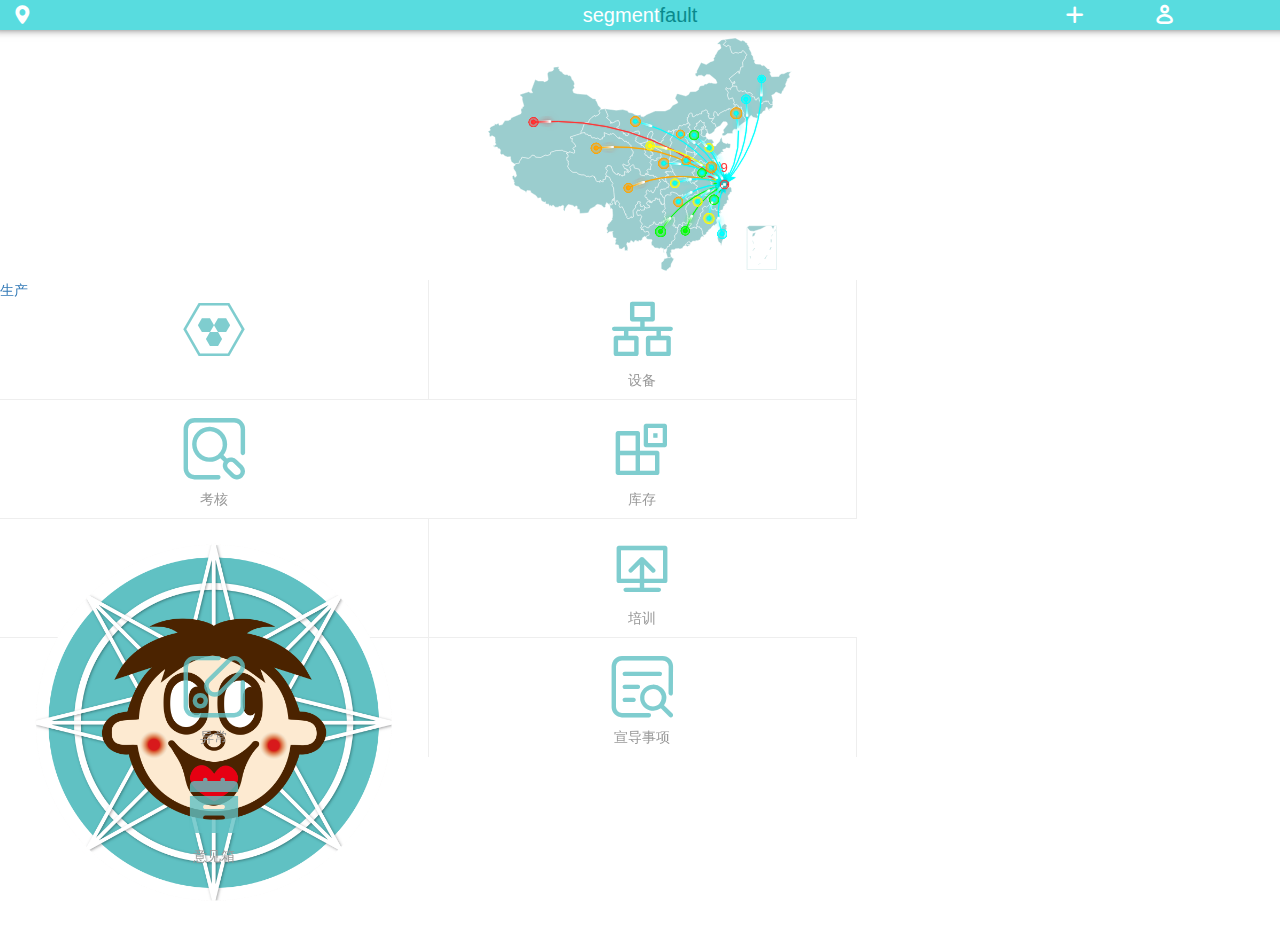
<file: index.html>
<!doctype html>
<html lang="en">
<head>
	<meta charset="UTF-8">
	<meta name="viewport" content="width=device-width,initial-scale=1.0,maximum-scale=1.0,user-scalable=no">	
	<title>生产运营</title>
	<link rel="stylesheet" href="style/jquery-ui.css">
	<link rel="stylesheet" href="style/bootstrap.min.css">
	<link rel="stylesheet" href="style/index.css">
	<link rel="stylesheet" type="text/css" href="i/iconfont.css">
	<script type="text/javascript" src="js/jquery.js"></script>
	<script type="text/javascript" src="js/bootstrap.min.js"></script>
	<script src="js/echarts.js" charset="UTF-8"></script>
	<script type="text/javascript" src="js/index.js"></script>
</head>
<body>

<header>
	<div class="hnav">
		<span class="iconfont icon-coordinates_fill dinwei"></span>
			<h1>  <i>segment</i>fault</h1>
		<span class="iconfont icon-tianjia jia"></span>
		<span class="iconfont icon-yonghu qiandao"></span>
			
	</div>	
</header>
<div style="display:none">
	1生产、1设备、1考核、库存、1宣导事项、1异常、1签到、1意见箱
 
    培训

</div>
<div class="map" style="height: 25rem;">
		 
		<!--Step:1 Prepare a dom for ECharts which (must) has size (width & hight)--> 
		<!--Step:1 为ECharts准备一个具备大小（宽高）的Dom-->

		<div id="mainMap" style="height:25rem;width: 100%;padding:1px;background:#ccc">
		</div>
		<!--Step:2 Import echarts.js--> 
		<!--Step:2 引入echarts.js-->

		<div style="text-align:center;clear:both;margin-top:30px">
		<!-- <script src="/gg_bd_ad_720x90.js" type="text/javascript"></script>
		<script src="/follow.js" type="text/javascript"></script> -->
		</div>

</div>
<div>
	<div class="nav">
		<ul class="nnav">
			<li class="bg">
				<i class="iconfont icon-shuju bgg"></i>
				<a href="2.html" style="position: absolute;  text-align: center;">生产</a>
			</li>
			<li>
				<i class="iconfont icon-wangluoxitong" ></i>
				<span>设备</span>
			</li>
			<li class="rborder">
				<i class="iconfont icon-SQLshenhe"></i>
				<span>考核</span>
				</li>
			<li>
				<i class="iconfont icon-mokuai"></i>
				<span>库存</span>
			</li>
			<li>
				<img src="img/logo2.png" alt="">
				<span> </span>
			</li>
			<li class="rborder">
				<i class="iconfont icon-zhuanxianjieru"></i>
				<span>培训</span>
			</li>
			<li class="bborder">
				<i class="iconfont icon-shujubiangeng"></i>
				<span>异常</span>
			</li>
			<li class="bborder">
				<i class="iconfont icon-chakan"></i>
				<span>宣导事项</span>
			</li>
			<li class="bborder rborder">
				<i class="iconfont icon-activity_fill"></i>
				<span>意见箱</span>
			</li>
		
		</ul>
	</div>
</div>






	
</body>
</html>
</file>
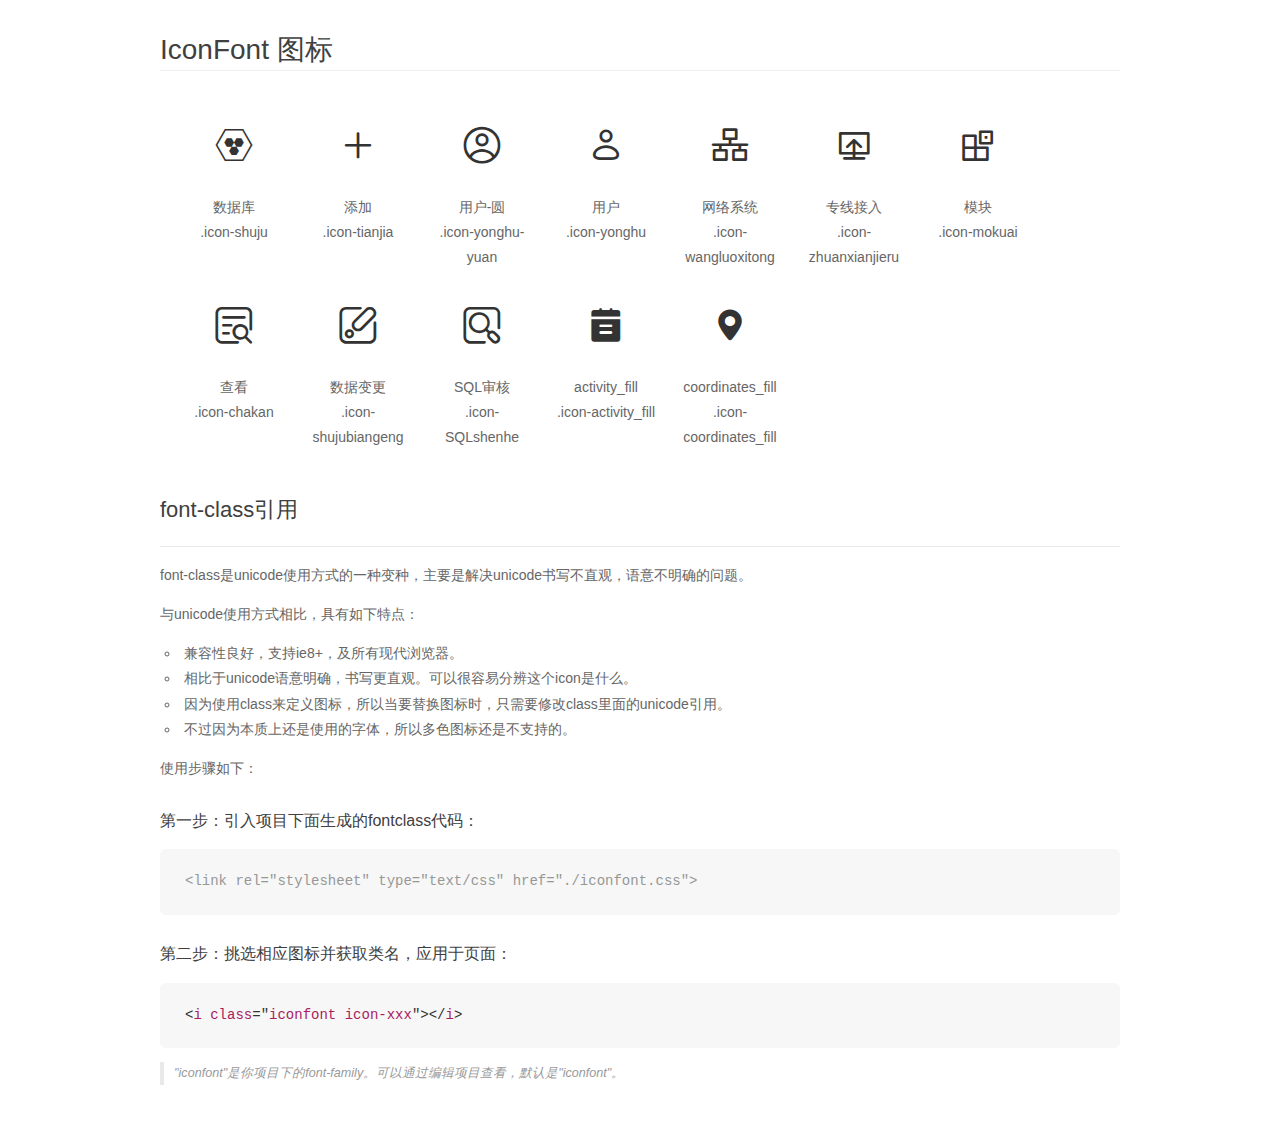
<file: i/demo_fontclass.html>
<!DOCTYPE html>
<html>
<head>
    <meta charset="utf-8"/>
    <title>IconFont</title>
    <link rel="stylesheet" href="demo.css">
    <link rel="stylesheet" href="iconfont.css">
</head>
<body>
    <div class="main markdown">
        <h1>IconFont 图标</h1>
        <ul class="icon_lists clear">
            
                <li>
                <i class="icon iconfont icon-shuju"></i>
                    <div class="name">数据库</div>
                    <div class="fontclass">.icon-shuju</div>
                </li>
            
                <li>
                <i class="icon iconfont icon-tianjia"></i>
                    <div class="name">添加</div>
                    <div class="fontclass">.icon-tianjia</div>
                </li>
            
                <li>
                <i class="icon iconfont icon-yonghu-yuan"></i>
                    <div class="name">用户-圆</div>
                    <div class="fontclass">.icon-yonghu-yuan</div>
                </li>
            
                <li>
                <i class="icon iconfont icon-yonghu"></i>
                    <div class="name">用户</div>
                    <div class="fontclass">.icon-yonghu</div>
                </li>
            
                <li>
                <i class="icon iconfont icon-wangluoxitong"></i>
                    <div class="name">网络系统</div>
                    <div class="fontclass">.icon-wangluoxitong</div>
                </li>
            
                <li>
                <i class="icon iconfont icon-zhuanxianjieru"></i>
                    <div class="name">专线接入</div>
                    <div class="fontclass">.icon-zhuanxianjieru</div>
                </li>
            
                <li>
                <i class="icon iconfont icon-mokuai"></i>
                    <div class="name">模块</div>
                    <div class="fontclass">.icon-mokuai</div>
                </li>
            
                <li>
                <i class="icon iconfont icon-chakan"></i>
                    <div class="name">查看</div>
                    <div class="fontclass">.icon-chakan</div>
                </li>
            
                <li>
                <i class="icon iconfont icon-shujubiangeng"></i>
                    <div class="name">数据变更</div>
                    <div class="fontclass">.icon-shujubiangeng</div>
                </li>
            
                <li>
                <i class="icon iconfont icon-SQLshenhe"></i>
                    <div class="name">SQL审核</div>
                    <div class="fontclass">.icon-SQLshenhe</div>
                </li>
            
                <li>
                <i class="icon iconfont icon-activity_fill"></i>
                    <div class="name">activity_fill</div>
                    <div class="fontclass">.icon-activity_fill</div>
                </li>
            
                <li>
                <i class="icon iconfont icon-coordinates_fill"></i>
                    <div class="name">coordinates_fill</div>
                    <div class="fontclass">.icon-coordinates_fill</div>
                </li>
            
        </ul>

        <h2 id="font-class-">font-class引用</h2>
        <hr>

        <p>font-class是unicode使用方式的一种变种，主要是解决unicode书写不直观，语意不明确的问题。</p>
        <p>与unicode使用方式相比，具有如下特点：</p>
        <ul>
        <li>兼容性良好，支持ie8+，及所有现代浏览器。</li>
        <li>相比于unicode语意明确，书写更直观。可以很容易分辨这个icon是什么。</li>
        <li>因为使用class来定义图标，所以当要替换图标时，只需要修改class里面的unicode引用。</li>
        <li>不过因为本质上还是使用的字体，所以多色图标还是不支持的。</li>
        </ul>
        <p>使用步骤如下：</p>
        <h3 id="-fontclass-">第一步：引入项目下面生成的fontclass代码：</h3>


        <pre><code class="lang-js hljs javascript"><span class="hljs-comment">&lt;link rel="stylesheet" type="text/css" href="./iconfont.css"&gt;</span></code></pre>
        <h3 id="-">第二步：挑选相应图标并获取类名，应用于页面：</h3>
        <pre><code class="lang-css hljs">&lt;<span class="hljs-selector-tag">i</span> <span class="hljs-selector-tag">class</span>="<span class="hljs-selector-tag">iconfont</span> <span class="hljs-selector-tag">icon-xxx</span>"&gt;&lt;/<span class="hljs-selector-tag">i</span>&gt;</code></pre>
        <blockquote>
        <p>"iconfont"是你项目下的font-family。可以通过编辑项目查看，默认是"iconfont"。</p>
        </blockquote>
    </div>
</body>
</html>
</file>
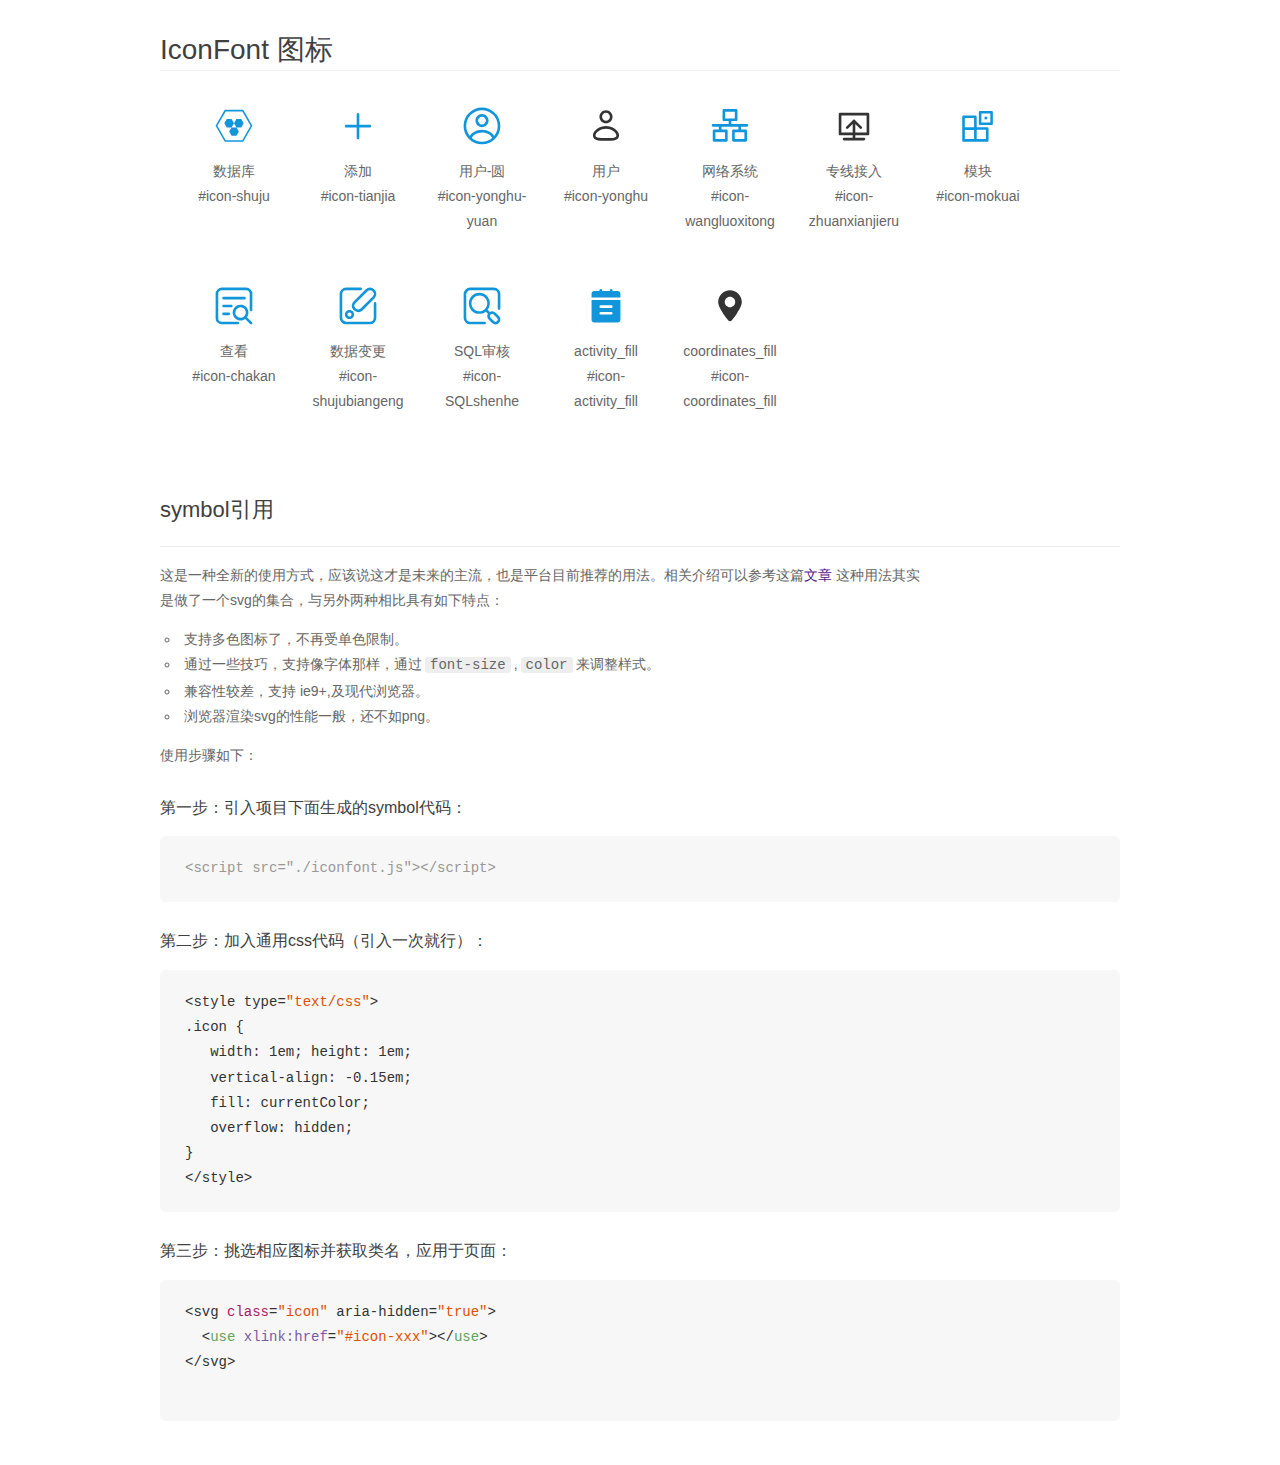
<file: i/demo_symbol.html>
<!DOCTYPE html>
<html>
<head>
    <meta charset="utf-8"/>
    <title>IconFont</title>
    <link rel="stylesheet" href="demo.css">
    <script src="iconfont.js"></script>

    <style type="text/css">
        .icon {
          /* 通过设置 font-size 来改变图标大小 */
          width: 1em; height: 1em;
          /* 图标和文字相邻时，垂直对齐 */
          vertical-align: -0.15em;
          /* 通过设置 color 来改变 SVG 的颜色/fill */
          fill: currentColor;
          /* path 和 stroke 溢出 viewBox 部分在 IE 下会显示
             normalize.css 中也包含这行 */
          overflow: hidden;
        }

    </style>
</head>
<body>
    <div class="main markdown">
        <h1>IconFont 图标</h1>
        <ul class="icon_lists clear">
            
                <li>
                    <svg class="icon" aria-hidden="true">
                        <use xlink:href="#icon-shuju"></use>
                    </svg>
                    <div class="name">数据库</div>
                    <div class="fontclass">#icon-shuju</div>
                </li>
            
                <li>
                    <svg class="icon" aria-hidden="true">
                        <use xlink:href="#icon-tianjia"></use>
                    </svg>
                    <div class="name">添加</div>
                    <div class="fontclass">#icon-tianjia</div>
                </li>
            
                <li>
                    <svg class="icon" aria-hidden="true">
                        <use xlink:href="#icon-yonghu-yuan"></use>
                    </svg>
                    <div class="name">用户-圆</div>
                    <div class="fontclass">#icon-yonghu-yuan</div>
                </li>
            
                <li>
                    <svg class="icon" aria-hidden="true">
                        <use xlink:href="#icon-yonghu"></use>
                    </svg>
                    <div class="name">用户</div>
                    <div class="fontclass">#icon-yonghu</div>
                </li>
            
                <li>
                    <svg class="icon" aria-hidden="true">
                        <use xlink:href="#icon-wangluoxitong"></use>
                    </svg>
                    <div class="name">网络系统</div>
                    <div class="fontclass">#icon-wangluoxitong</div>
                </li>
            
                <li>
                    <svg class="icon" aria-hidden="true">
                        <use xlink:href="#icon-zhuanxianjieru"></use>
                    </svg>
                    <div class="name">专线接入</div>
                    <div class="fontclass">#icon-zhuanxianjieru</div>
                </li>
            
                <li>
                    <svg class="icon" aria-hidden="true">
                        <use xlink:href="#icon-mokuai"></use>
                    </svg>
                    <div class="name">模块</div>
                    <div class="fontclass">#icon-mokuai</div>
                </li>
            
                <li>
                    <svg class="icon" aria-hidden="true">
                        <use xlink:href="#icon-chakan"></use>
                    </svg>
                    <div class="name">查看</div>
                    <div class="fontclass">#icon-chakan</div>
                </li>
            
                <li>
                    <svg class="icon" aria-hidden="true">
                        <use xlink:href="#icon-shujubiangeng"></use>
                    </svg>
                    <div class="name">数据变更</div>
                    <div class="fontclass">#icon-shujubiangeng</div>
                </li>
            
                <li>
                    <svg class="icon" aria-hidden="true">
                        <use xlink:href="#icon-SQLshenhe"></use>
                    </svg>
                    <div class="name">SQL审核</div>
                    <div class="fontclass">#icon-SQLshenhe</div>
                </li>
            
                <li>
                    <svg class="icon" aria-hidden="true">
                        <use xlink:href="#icon-activity_fill"></use>
                    </svg>
                    <div class="name">activity_fill</div>
                    <div class="fontclass">#icon-activity_fill</div>
                </li>
            
                <li>
                    <svg class="icon" aria-hidden="true">
                        <use xlink:href="#icon-coordinates_fill"></use>
                    </svg>
                    <div class="name">coordinates_fill</div>
                    <div class="fontclass">#icon-coordinates_fill</div>
                </li>
            
        </ul>


        <h2 id="symbol-">symbol引用</h2>
        <hr>

        <p>这是一种全新的使用方式，应该说这才是未来的主流，也是平台目前推荐的用法。相关介绍可以参考这篇<a href="">文章</a>
        这种用法其实是做了一个svg的集合，与另外两种相比具有如下特点：</p>
        <ul>
          <li>支持多色图标了，不再受单色限制。</li>
          <li>通过一些技巧，支持像字体那样，通过<code>font-size</code>,<code>color</code>来调整样式。</li>
          <li>兼容性较差，支持 ie9+,及现代浏览器。</li>
          <li>浏览器渲染svg的性能一般，还不如png。</li>
        </ul>
        <p>使用步骤如下：</p>
        <h3 id="-symbol-">第一步：引入项目下面生成的symbol代码：</h3>
        <pre><code class="lang-js hljs javascript"><span class="hljs-comment">&lt;script src="./iconfont.js"&gt;&lt;/script&gt;</span></code></pre>
        <h3 id="-css-">第二步：加入通用css代码（引入一次就行）：</h3>
        <pre><code class="lang-js hljs javascript">&lt;style type=<span class="hljs-string">"text/css"</span>&gt;
.icon {
   width: <span class="hljs-number">1</span>em; height: <span class="hljs-number">1</span>em;
   vertical-align: <span class="hljs-number">-0.15</span>em;
   fill: currentColor;
   overflow: hidden;
}
&lt;<span class="hljs-regexp">/style&gt;</span></code></pre>
        <h3 id="-">第三步：挑选相应图标并获取类名，应用于页面：</h3>
        <pre><code class="lang-js hljs javascript">&lt;svg <span class="hljs-class"><span class="hljs-keyword">class</span></span>=<span class="hljs-string">"icon"</span> aria-hidden=<span class="hljs-string">"true"</span>&gt;<span class="xml"><span class="hljs-tag">
  &lt;<span class="hljs-name">use</span> <span class="hljs-attr">xlink:href</span>=<span class="hljs-string">"#icon-xxx"</span>&gt;</span><span class="hljs-tag">&lt;/<span class="hljs-name">use</span>&gt;</span>
</span>&lt;<span class="hljs-regexp">/svg&gt;
        </span></code></pre>
    </div>
</body>
</html>
</file>
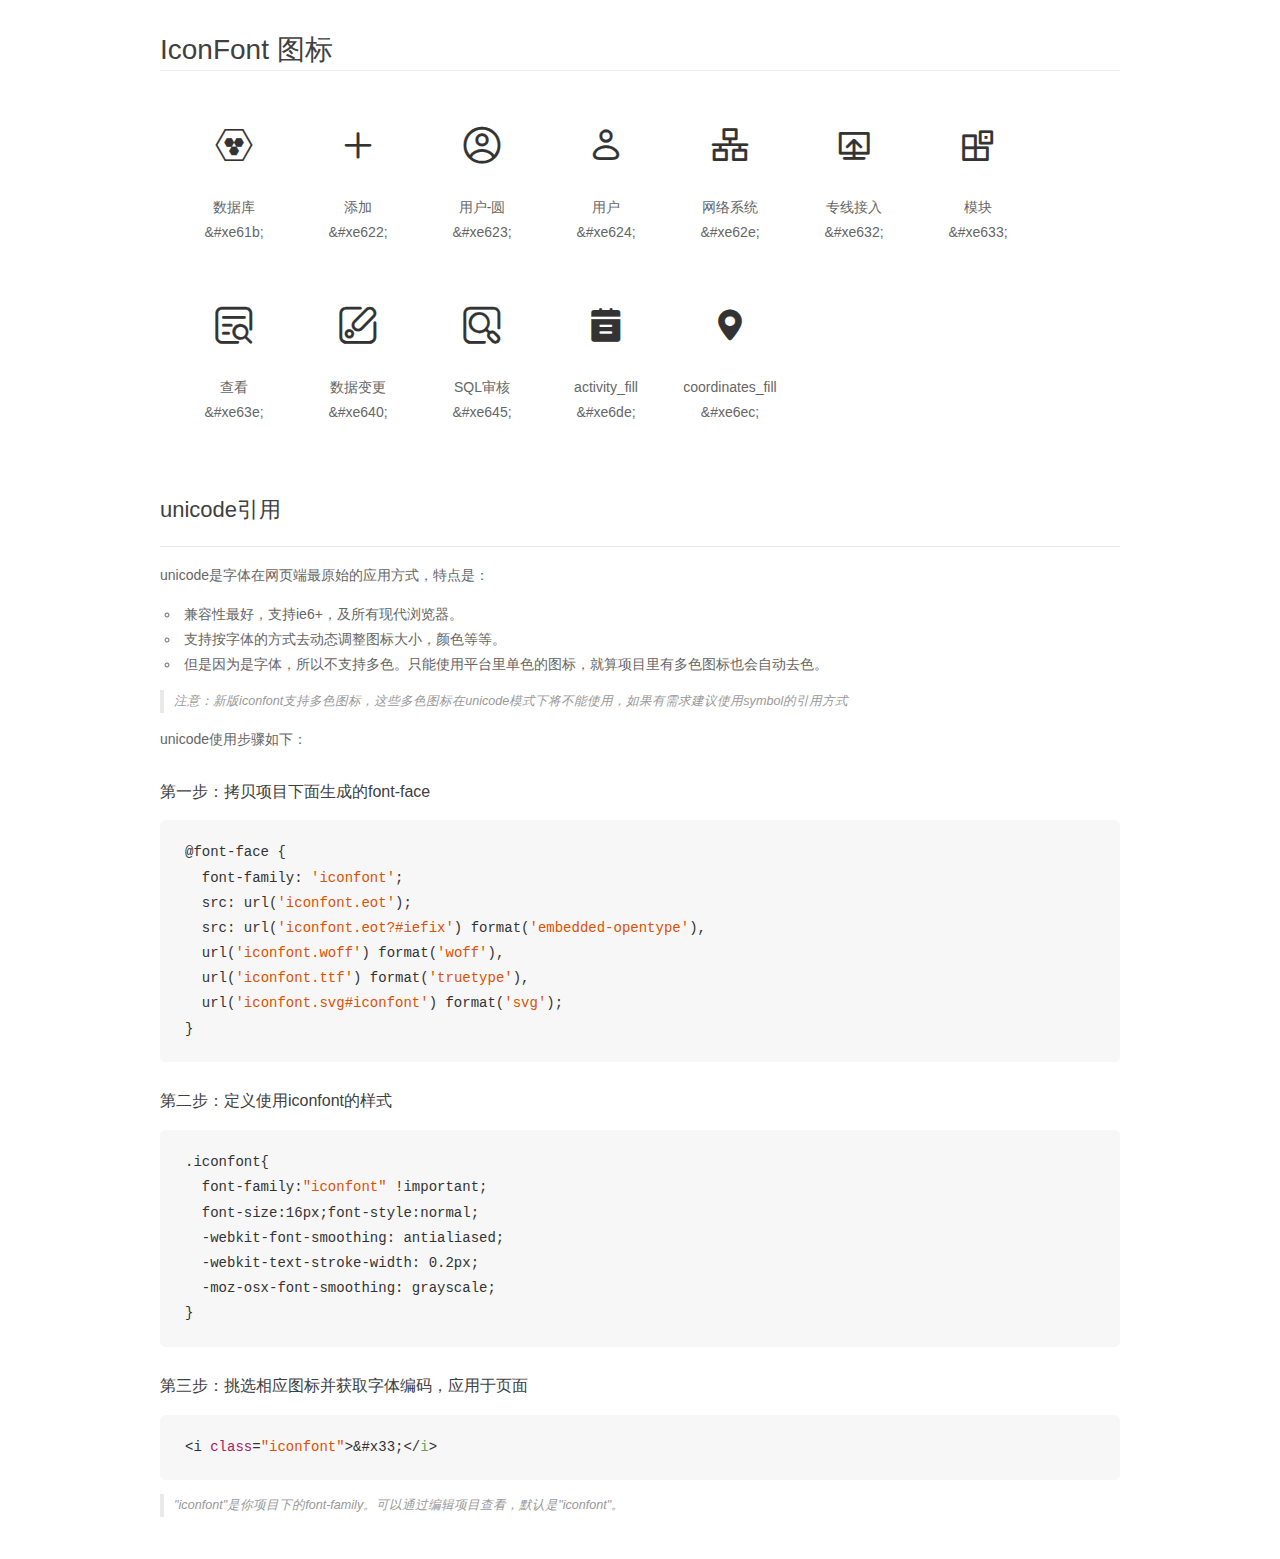
<file: i/demo_unicode.html>
<!DOCTYPE html>
<html>
<head>
    <meta charset="utf-8"/>
    <title>IconFont</title>
    <link rel="stylesheet" href="demo.css">

    <style type="text/css">

        @font-face {font-family: "iconfont";
          src: url('iconfont.eot'); /* IE9*/
          src: url('iconfont.eot#iefix') format('embedded-opentype'), /* IE6-IE8 */
          url('iconfont.woff') format('woff'), /* chrome, firefox */
          url('iconfont.ttf') format('truetype'), /* chrome, firefox, opera, Safari, Android, iOS 4.2+*/
          url('iconfont.svg#iconfont') format('svg'); /* iOS 4.1- */
        }

        .iconfont {
          font-family:"iconfont" !important;
          font-size:16px;
          font-style:normal;
          -webkit-font-smoothing: antialiased;
          -webkit-text-stroke-width: 0.2px;
          -moz-osx-font-smoothing: grayscale;
        }

    </style>
</head>
<body>
    <div class="main markdown">
        <h1>IconFont 图标</h1>
        <ul class="icon_lists clear">
            
                <li>
                <i class="icon iconfont">&#xe61b;</i>
                    <div class="name">数据库</div>
                    <div class="code">&amp;#xe61b;</div>
                </li>
            
                <li>
                <i class="icon iconfont">&#xe622;</i>
                    <div class="name">添加</div>
                    <div class="code">&amp;#xe622;</div>
                </li>
            
                <li>
                <i class="icon iconfont">&#xe623;</i>
                    <div class="name">用户-圆</div>
                    <div class="code">&amp;#xe623;</div>
                </li>
            
                <li>
                <i class="icon iconfont">&#xe624;</i>
                    <div class="name">用户</div>
                    <div class="code">&amp;#xe624;</div>
                </li>
            
                <li>
                <i class="icon iconfont">&#xe62e;</i>
                    <div class="name">网络系统</div>
                    <div class="code">&amp;#xe62e;</div>
                </li>
            
                <li>
                <i class="icon iconfont">&#xe632;</i>
                    <div class="name">专线接入</div>
                    <div class="code">&amp;#xe632;</div>
                </li>
            
                <li>
                <i class="icon iconfont">&#xe633;</i>
                    <div class="name">模块</div>
                    <div class="code">&amp;#xe633;</div>
                </li>
            
                <li>
                <i class="icon iconfont">&#xe63e;</i>
                    <div class="name">查看</div>
                    <div class="code">&amp;#xe63e;</div>
                </li>
            
                <li>
                <i class="icon iconfont">&#xe640;</i>
                    <div class="name">数据变更</div>
                    <div class="code">&amp;#xe640;</div>
                </li>
            
                <li>
                <i class="icon iconfont">&#xe645;</i>
                    <div class="name">SQL审核</div>
                    <div class="code">&amp;#xe645;</div>
                </li>
            
                <li>
                <i class="icon iconfont">&#xe6de;</i>
                    <div class="name">activity_fill</div>
                    <div class="code">&amp;#xe6de;</div>
                </li>
            
                <li>
                <i class="icon iconfont">&#xe6ec;</i>
                    <div class="name">coordinates_fill</div>
                    <div class="code">&amp;#xe6ec;</div>
                </li>
            
        </ul>
        <h2 id="unicode-">unicode引用</h2>
        <hr>

        <p>unicode是字体在网页端最原始的应用方式，特点是：</p>
        <ul>
        <li>兼容性最好，支持ie6+，及所有现代浏览器。</li>
        <li>支持按字体的方式去动态调整图标大小，颜色等等。</li>
        <li>但是因为是字体，所以不支持多色。只能使用平台里单色的图标，就算项目里有多色图标也会自动去色。</li>
        </ul>
        <blockquote>
        <p>注意：新版iconfont支持多色图标，这些多色图标在unicode模式下将不能使用，如果有需求建议使用symbol的引用方式</p>
        </blockquote>
        <p>unicode使用步骤如下：</p>
        <h3 id="-font-face">第一步：拷贝项目下面生成的font-face</h3>
        <pre><code class="lang-js hljs javascript">@font-face {
  font-family: <span class="hljs-string">'iconfont'</span>;
  src: url(<span class="hljs-string">'iconfont.eot'</span>);
  src: url(<span class="hljs-string">'iconfont.eot?#iefix'</span>) format(<span class="hljs-string">'embedded-opentype'</span>),
  url(<span class="hljs-string">'iconfont.woff'</span>) format(<span class="hljs-string">'woff'</span>),
  url(<span class="hljs-string">'iconfont.ttf'</span>) format(<span class="hljs-string">'truetype'</span>),
  url(<span class="hljs-string">'iconfont.svg#iconfont'</span>) format(<span class="hljs-string">'svg'</span>);
}
</code></pre>
        <h3 id="-iconfont-">第二步：定义使用iconfont的样式</h3>
        <pre><code class="lang-js hljs javascript">.iconfont{
  font-family:<span class="hljs-string">"iconfont"</span> !important;
  font-size:<span class="hljs-number">16</span>px;font-style:normal;
  -webkit-font-smoothing: antialiased;
  -webkit-text-stroke-width: <span class="hljs-number">0.2</span>px;
  -moz-osx-font-smoothing: grayscale;
}
</code></pre>
        <h3 id="-">第三步：挑选相应图标并获取字体编码，应用于页面</h3>
        <pre><code class="lang-js hljs javascript">&lt;i <span class="hljs-class"><span class="hljs-keyword">class</span></span>=<span class="hljs-string">"iconfont"</span>&gt;&amp;#x33;<span class="xml"><span class="hljs-tag">&lt;/<span class="hljs-name">i</span>&gt;</span></span></code></pre>

        <blockquote>
        <p>"iconfont"是你项目下的font-family。可以通过编辑项目查看，默认是"iconfont"。</p>
        </blockquote>
    </div>


</body>
</html>
</file>
<file: style/index.css>
@charset"utf-8";
html{
	font-size: 62.5%;
}
header{
	position: relative;
	width: 100%;
	height: 3rem;
	background: #58dcdf;
	/*background: #0099ff;*/
	box-shadow: .1rem -1.3rem 1rem 1rem #000;
}
.hnav h1{
	margin: 0;
	padding: 0;
	font-size: 2rem;
	color:#0a8a8d;
	text-align: center;
	line-height: 3rem;	 
}
header h1 i{
	color: #fff;
	font-style:normal;
}
header .hnav span{
	position: absolute;	 
	font-size: 2.5rem;
	top: -.3rem;
	color: #fff;
}
header .dinwei{
	position: absolute;
	left: 1rem;
}
header .qiandao{
	position: absolute;
	left: 90%;
	font-weight: bold;

}
header .jia{
	position: absolute;
	left: 83%;
	font-weight:bold;
	color: #eee;

}
 
.nav{
	margin: 0;
	padding: 0;
	width: 100%;
	height: 30rem;
	 
}
.nnav{
	width: 100%;
	list-style: none;
 	margin: 0;
 	padding: 0;
}
.nnav>li{
 	position: relative;
	width: 33.5%;
	height: 12rem;
	border: 1px solid #eee;
	border-top: none;
	border-left: none;
	float: left;
	margin:0 -1px -1px 0;
}
.nnav .bborder{
	border-bottom: none;
	
}
.nnav .rborder{
	border-right: none;
}
.nnav span{
	margin-top: 9rem;
	display: block;
	text-align: center;
	color: #999;

}
.nnav i{
	display: block;
	width: 100%;
	height: 100%;
	font-size: 7rem;
	text-align: center;
	line-height: 13rem;
	position: absolute;
	top: -1.5rem;
	color:#60c1c3;
	opacity: 0.8;
}

.nnav img {
	 
	width: 100%;
	padding:2rem 3rem;
	margin: 0 auto;

}
</file>
<file: i/iconfont.css>
@font-face {font-family: "iconfont";
  src: url('iconfont.eot?t=1503642995326'); /* IE9*/
  src: url('iconfont.eot?t=1503642995326#iefix') format('embedded-opentype'), /* IE6-IE8 */
  url('iconfont.woff?t=1503642995326') format('woff'), /* chrome, firefox */
  url('iconfont.ttf?t=1503642995326') format('truetype'), /* chrome, firefox, opera, Safari, Android, iOS 4.2+*/
  url('iconfont.svg?t=1503642995326#iconfont') format('svg'); /* iOS 4.1- */
}

.iconfont {
  font-family:"iconfont" !important;
  font-size:16px;
  font-style:normal;
  -webkit-font-smoothing: antialiased;
  -moz-osx-font-smoothing: grayscale;
}

.icon-shuju:before { content: "\e61b"; }

.icon-tianjia:before { content: "\e622"; }

.icon-yonghu-yuan:before { content: "\e623"; }

.icon-yonghu:before { content: "\e624"; }

.icon-wangluoxitong:before { content: "\e62e"; }

.icon-zhuanxianjieru:before { content: "\e632"; }

.icon-mokuai:before { content: "\e633"; }

.icon-chakan:before { content: "\e63e"; }

.icon-shujubiangeng:before { content: "\e640"; }

.icon-SQLshenhe:before { content: "\e645"; }

.icon-activity_fill:before { content: "\e6de"; }

.icon-coordinates_fill:before { content: "\e6ec"; }
</file>
<file: i/demo.css>
*{margin: 0;padding: 0;list-style: none;}
/*
KISSY CSS Reset
理念：1. reset 的目的不是清除浏览器的默认样式，这仅是部分工作。清除和重置是紧密不可分的。
2. reset 的目的不是让默认样式在所有浏览器下一致，而是减少默认样式有可能带来的问题。
3. reset 期望提供一套普适通用的基础样式。但没有银弹，推荐根据具体需求，裁剪和修改后再使用。
特色：1. 适应中文；2. 基于最新主流浏览器。
维护：玉伯<lifesinger@gmail.com>, 正淳<ragecarrier@gmail.com>
 */

/** 清除内外边距 **/
body, h1, h2, h3, h4, h5, h6, hr, p, blockquote, /* structural elements 结构元素 */
dl, dt, dd, ul, ol, li, /* list elements 列表元素 */
pre, /* text formatting elements 文本格式元素 */
form, fieldset, legend, button, input, textarea, /* form elements 表单元素 */
th, td /* table elements 表格元素 */ {
  margin: 0;
  padding: 0;
}

/** 设置默认字体 **/
body,
button, input, select, textarea /* for ie */ {
  font: 12px/1.5 tahoma, arial, \5b8b\4f53, sans-serif;
}
h1, h2, h3, h4, h5, h6 { font-size: 100%; }
address, cite, dfn, em, var { font-style: normal; } /* 将斜体扶正 */
code, kbd, pre, samp { font-family: courier new, courier, monospace; } /* 统一等宽字体 */
small { font-size: 12px; } /* 小于 12px 的中文很难阅读，让 small 正常化 */

/** 重置列表元素 **/
ul, ol { list-style: none; }

/** 重置文本格式元素 **/
a { text-decoration: none; }
a:hover { text-decoration: underline; }


/** 重置表单元素 **/
legend { color: #000; } /* for ie6 */
fieldset, img { border: 0; } /* img 搭车：让链接里的 img 无边框 */
button, input, select, textarea { font-size: 100%; } /* 使得表单元素在 ie 下能继承字体大小 */
/* 注：optgroup 无法扶正 */

/** 重置表格元素 **/
table { border-collapse: collapse; border-spacing: 0; }

/* 清除浮动 */
.ks-clear:after, .clear:after {
  content: '\20';
  display: block;
  height: 0;
  clear: both;
}
.ks-clear, .clear {
  *zoom: 1;
}

.main {
  padding: 30px 100px;
width: 960px;
margin: 0 auto;
}
.main h1{font-size:36px; color:#333; text-align:left;margin-bottom:30px; border-bottom: 1px solid #eee;}

.helps{margin-top:40px;}
.helps pre{
  padding:20px;
  margin:10px 0;
  border:solid 1px #e7e1cd;
  background-color: #fffdef;
  overflow: auto;
}

.icon_lists{
  width: 100% !important;

}

.icon_lists li{
  float:left;
  width: 100px;
  height:180px;
  text-align: center;
  list-style: none !important;
}
.icon_lists .icon{
  font-size: 42px;
  line-height: 100px;
  margin: 10px 0;
  color:#333;
  -webkit-transition: font-size 0.25s ease-out 0s;
  -moz-transition: font-size 0.25s ease-out 0s;
  transition: font-size 0.25s ease-out 0s;

}
.icon_lists .icon:hover{
  font-size: 100px;
}



.markdown {
  color: #666;
  font-size: 14px;
  line-height: 1.8;
}

.highlight {
  line-height: 1.5;
}

.markdown img {
  vertical-align: middle;
  max-width: 100%;
}

.markdown h1 {
  color: #404040;
  font-weight: 500;
  line-height: 40px;
  margin-bottom: 24px;
}

.markdown h2,
.markdown h3,
.markdown h4,
.markdown h5,
.markdown h6 {
  color: #404040;
  margin: 1.6em 0 0.6em 0;
  font-weight: 500;
  clear: both;
}

.markdown h1 {
  font-size: 28px;
}

.markdown h2 {
  font-size: 22px;
}

.markdown h3 {
  font-size: 16px;
}

.markdown h4 {
  font-size: 14px;
}

.markdown h5 {
  font-size: 12px;
}

.markdown h6 {
  font-size: 12px;
}

.markdown hr {
  height: 1px;
  border: 0;
  background: #e9e9e9;
  margin: 16px 0;
  clear: both;
}

.markdown p,
.markdown pre {
  margin: 1em 0;
}

.markdown > p,
.markdown > blockquote,
.markdown > .highlight,
.markdown > ol,
.markdown > ul {
  width: 80%;
}

.markdown ul > li {
  list-style: circle;
}

.markdown > ul li,
.markdown blockquote ul > li {
  margin-left: 20px;
  padding-left: 4px;
}

.markdown > ul li p,
.markdown > ol li p {
  margin: 0.6em 0;
}

.markdown ol > li {
  list-style: decimal;
}

.markdown > ol li,
.markdown blockquote ol > li {
  margin-left: 20px;
  padding-left: 4px;
}

.markdown code {
  margin: 0 3px;
  padding: 0 5px;
  background: #eee;
  border-radius: 3px;
}

.markdown pre {
  border-radius: 6px;
  background: #f7f7f7;
  padding: 20px;
}

.markdown pre code {
  border: none;
  background: #f7f7f7;
  margin: 0;
}

.markdown strong,
.markdown b {
  font-weight: 600;
}

.markdown > table {
  border-collapse: collapse;
  border-spacing: 0px;
  empty-cells: show;
  border: 1px solid #e9e9e9;
  width: 95%;
  margin-bottom: 24px;
}

.markdown > table th {
  white-space: nowrap;
  color: #333;
  font-weight: 600;

}

.markdown > table th,
.markdown > table td {
  border: 1px solid #e9e9e9;
  padding: 8px 16px;
  text-align: left;
}

.markdown > table th {
  background: #F7F7F7;
}

.markdown blockquote {
  font-size: 90%;
  color: #999;
  border-left: 4px solid #e9e9e9;
  padding-left: 0.8em;
  margin: 1em 0;
  font-style: italic;
}

.markdown blockquote p {
  margin: 0;
}

.markdown .anchor {
  opacity: 0;
  transition: opacity 0.3s ease;
  margin-left: 8px;
}

.markdown .waiting {
  color: #ccc;
}

.markdown h1:hover .anchor,
.markdown h2:hover .anchor,
.markdown h3:hover .anchor,
.markdown h4:hover .anchor,
.markdown h5:hover .anchor,
.markdown h6:hover .anchor {
  opacity: 1;
  display: inline-block;
}

.markdown > br,
.markdown > p > br {
  clear: both;
}


.hljs {
  display: block;
  background: white;
  padding: 0.5em;
  color: #333333;
  overflow-x: auto;
}

.hljs-comment,
.hljs-meta {
  color: #969896;
}

.hljs-string,
.hljs-variable,
.hljs-template-variable,
.hljs-strong,
.hljs-emphasis,
.hljs-quote {
  color: #df5000;
}

.hljs-keyword,
.hljs-selector-tag,
.hljs-type {
  color: #a71d5d;
}

.hljs-literal,
.hljs-symbol,
.hljs-bullet,
.hljs-attribute {
  color: #0086b3;
}

.hljs-section,
.hljs-name {
  color: #63a35c;
}

.hljs-tag {
  color: #333333;
}

.hljs-title,
.hljs-attr,
.hljs-selector-id,
.hljs-selector-class,
.hljs-selector-attr,
.hljs-selector-pseudo {
  color: #795da3;
}

.hljs-addition {
  color: #55a532;
  background-color: #eaffea;
}

.hljs-deletion {
  color: #bd2c00;
  background-color: #ffecec;
}

.hljs-link {
  text-decoration: underline;
}

pre{
  background: #fff;
}
</file>
